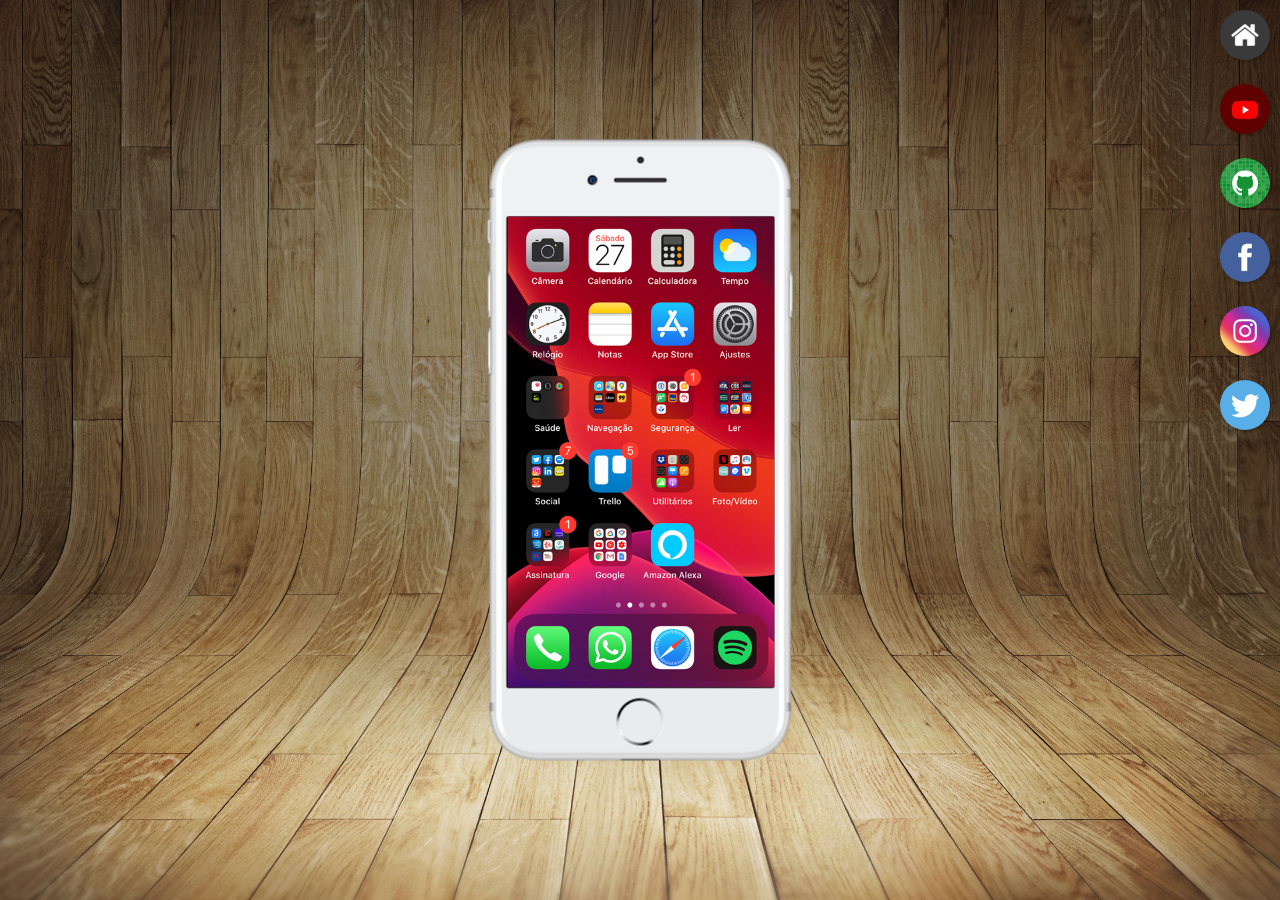
<file: index.html>
<!DOCTYPE html>
<html lang="pt-br">
<head>
    <meta charset="UTF-8">
    <meta name="viewport" content="width=device-width, initial-scale=1.0">
    <link rel="shortcut icon" href="favicon.ico" type="image/x-icon">
    <link rel="stylesheet" href="estilos/style.css">
    <title>Redes Sociais</title>
   
    </head>
<body>
    <main>
<section id="telefone">
<iframe src="home.html" name="tela" id="tela"  frameborder="0"> Seu navegador não é compativel </iframe>
</section>

<section id="redes-sociais">
    <a href="home.html" target="tela"> <img src="imagens/logo-home.jpg" alt="Home"></a><br>    
    <a href="youtube.html" target="tela"> <img src="imagens/logo-youtube.jpg" alt="Youtube"></a><br>       
    <a href="#" target="tela"> <img src="imagens/logo-github.jpg" alt="github"></a><br>
    <a href="#" target="tela"> <img src="imagens/logo-facebook.jpg" alt="facebook"></a><br>
    <a href="instagram.html" target="tela"> <img src="imagens/logo-instagram.jpg" alt="instagram"></a><br>
    <a href="#" target="tela"><img src="imagens/logo-twitter.jpg" alt="twitter"></a>

</section>
    </main>

</body>
</html>
</file>
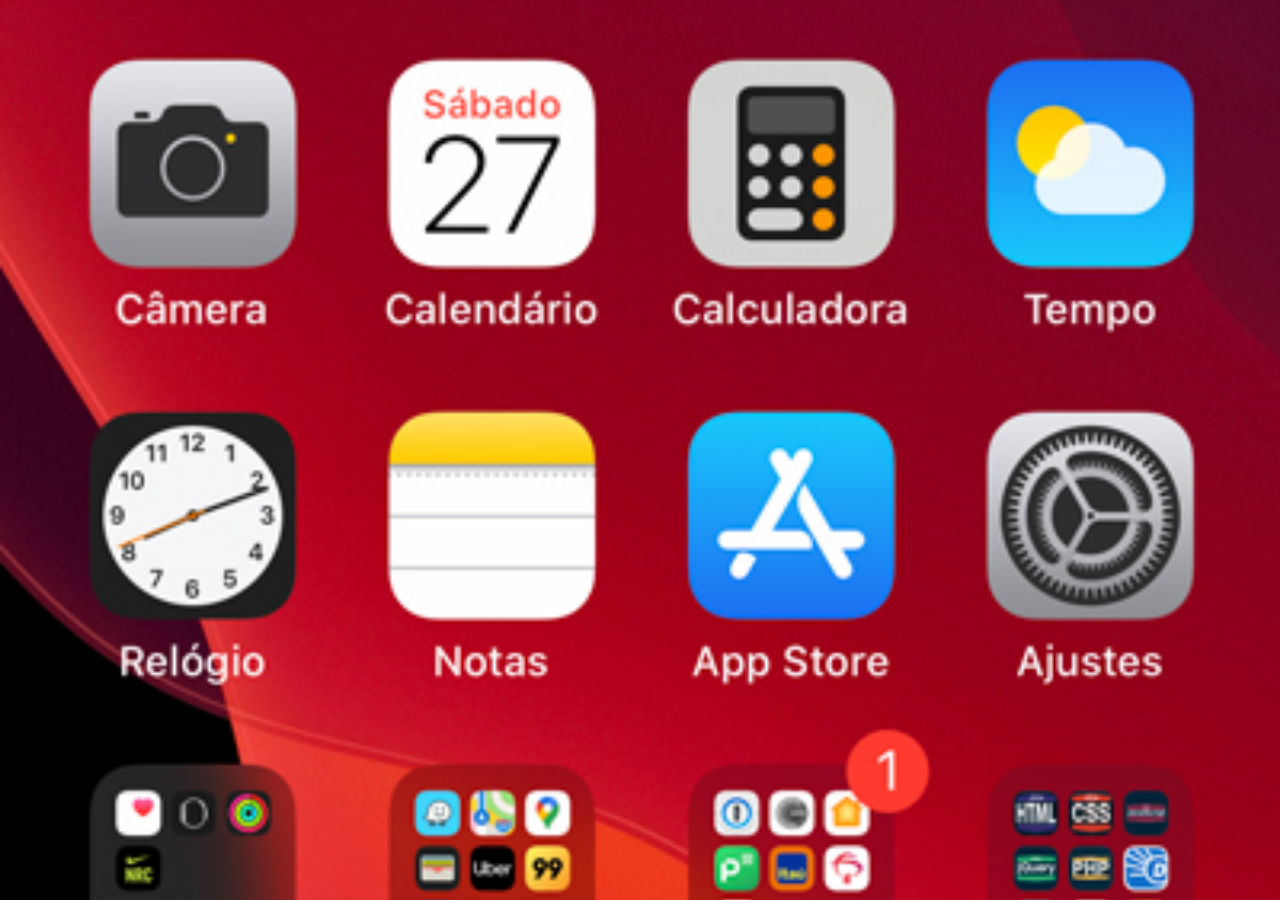
<file: home.html>
<!DOCTYPE html>
<html lang="pt-br">
<head>
    <meta charset="UTF-8">
    <meta name="viewport" content="width=device-width, initial-scale=1.0">
    <title>home</title>
</head>
<style>
*{
margin: 0px;
padding: 0px;
}

body{
    width: 100vw;
    height: 100vh;
    background: black url('imagens/tela-home.jpg') no-repeat top center;
    background-size: cover;

}
</style>
<body>
    
</body>
</html>
</file>
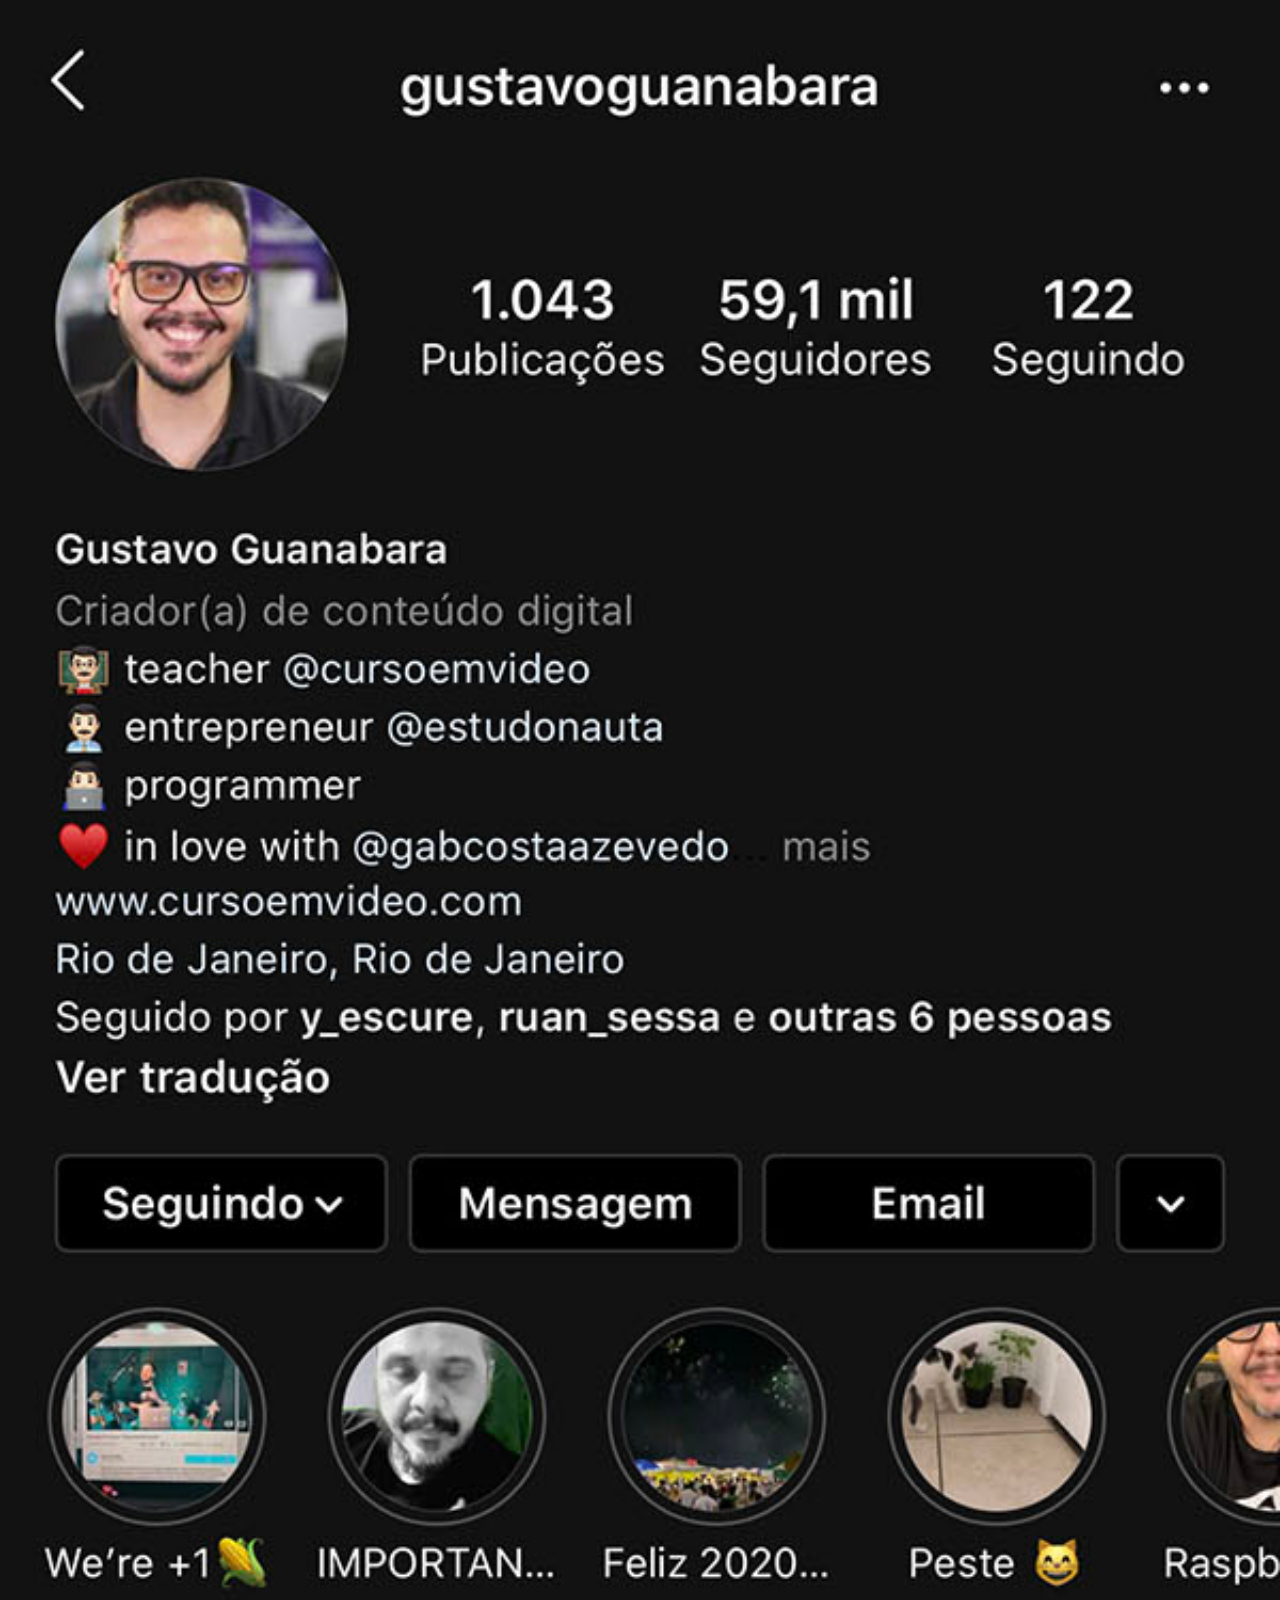
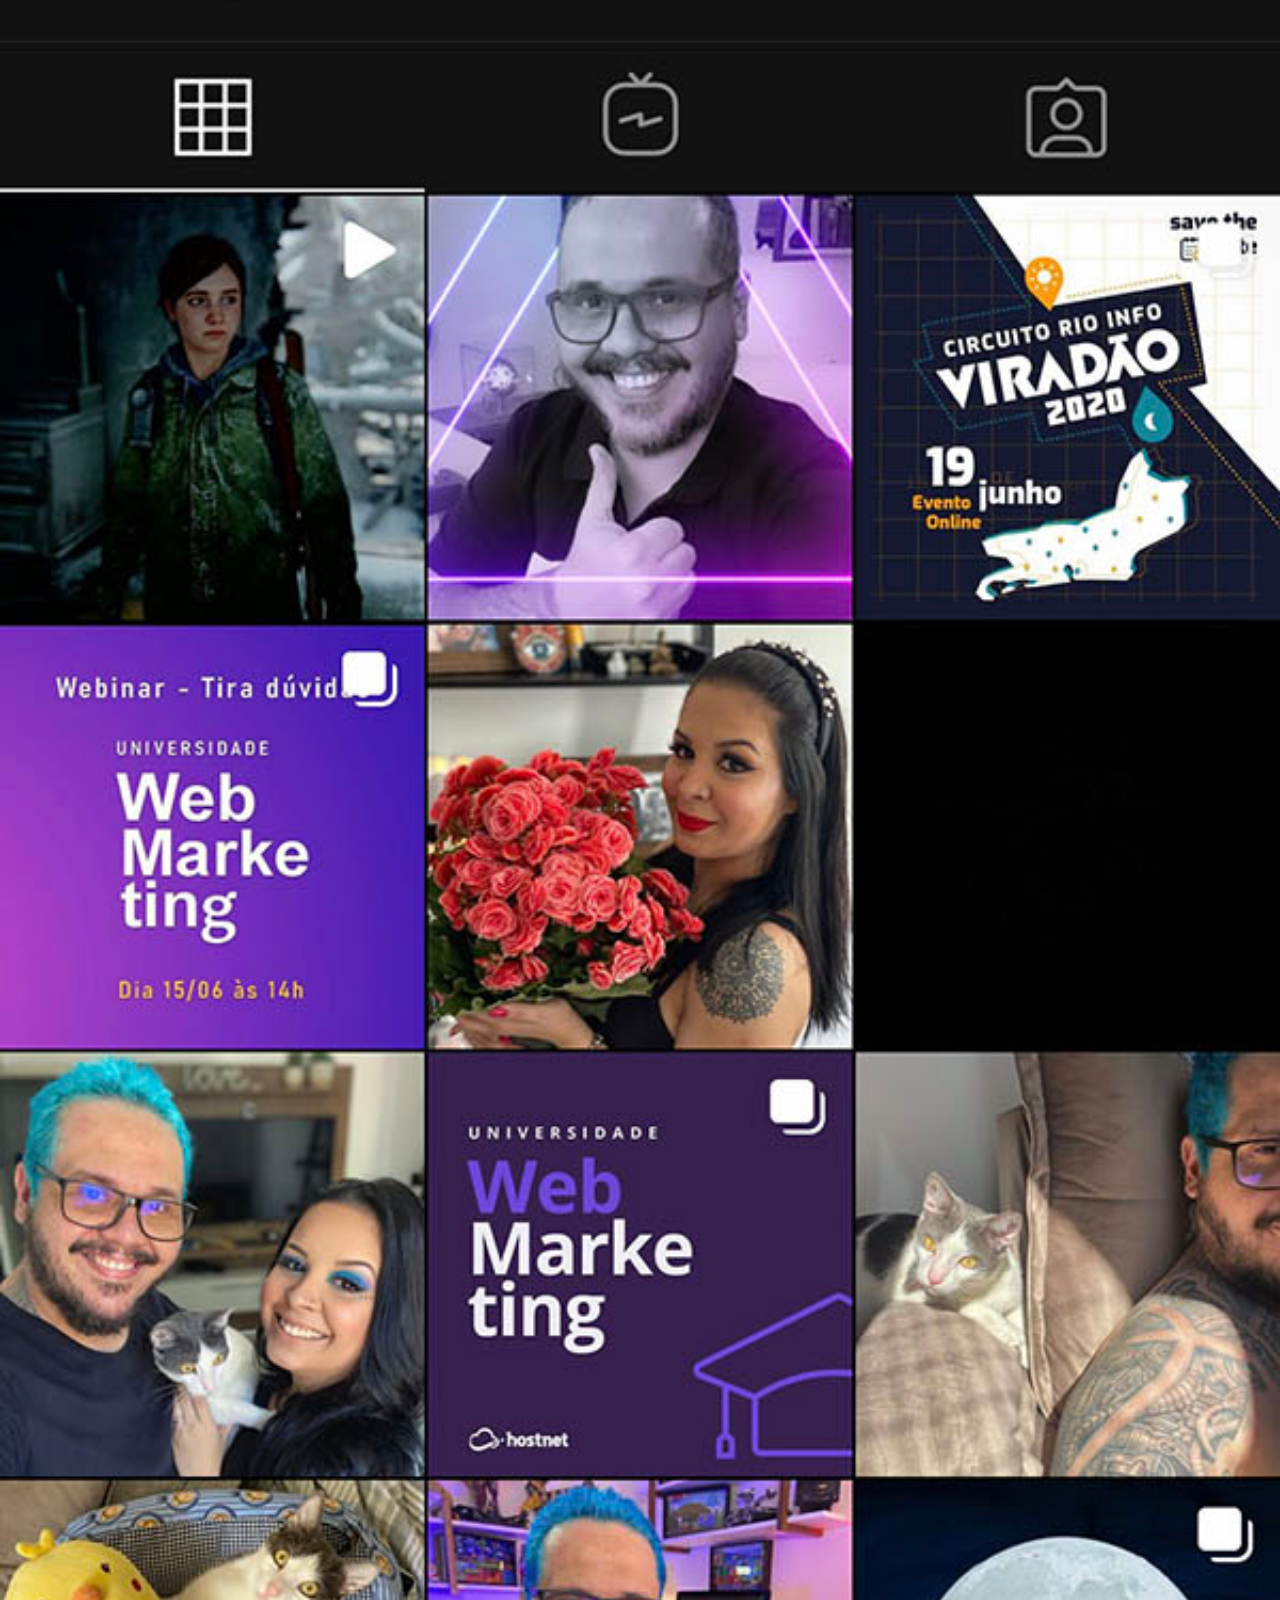
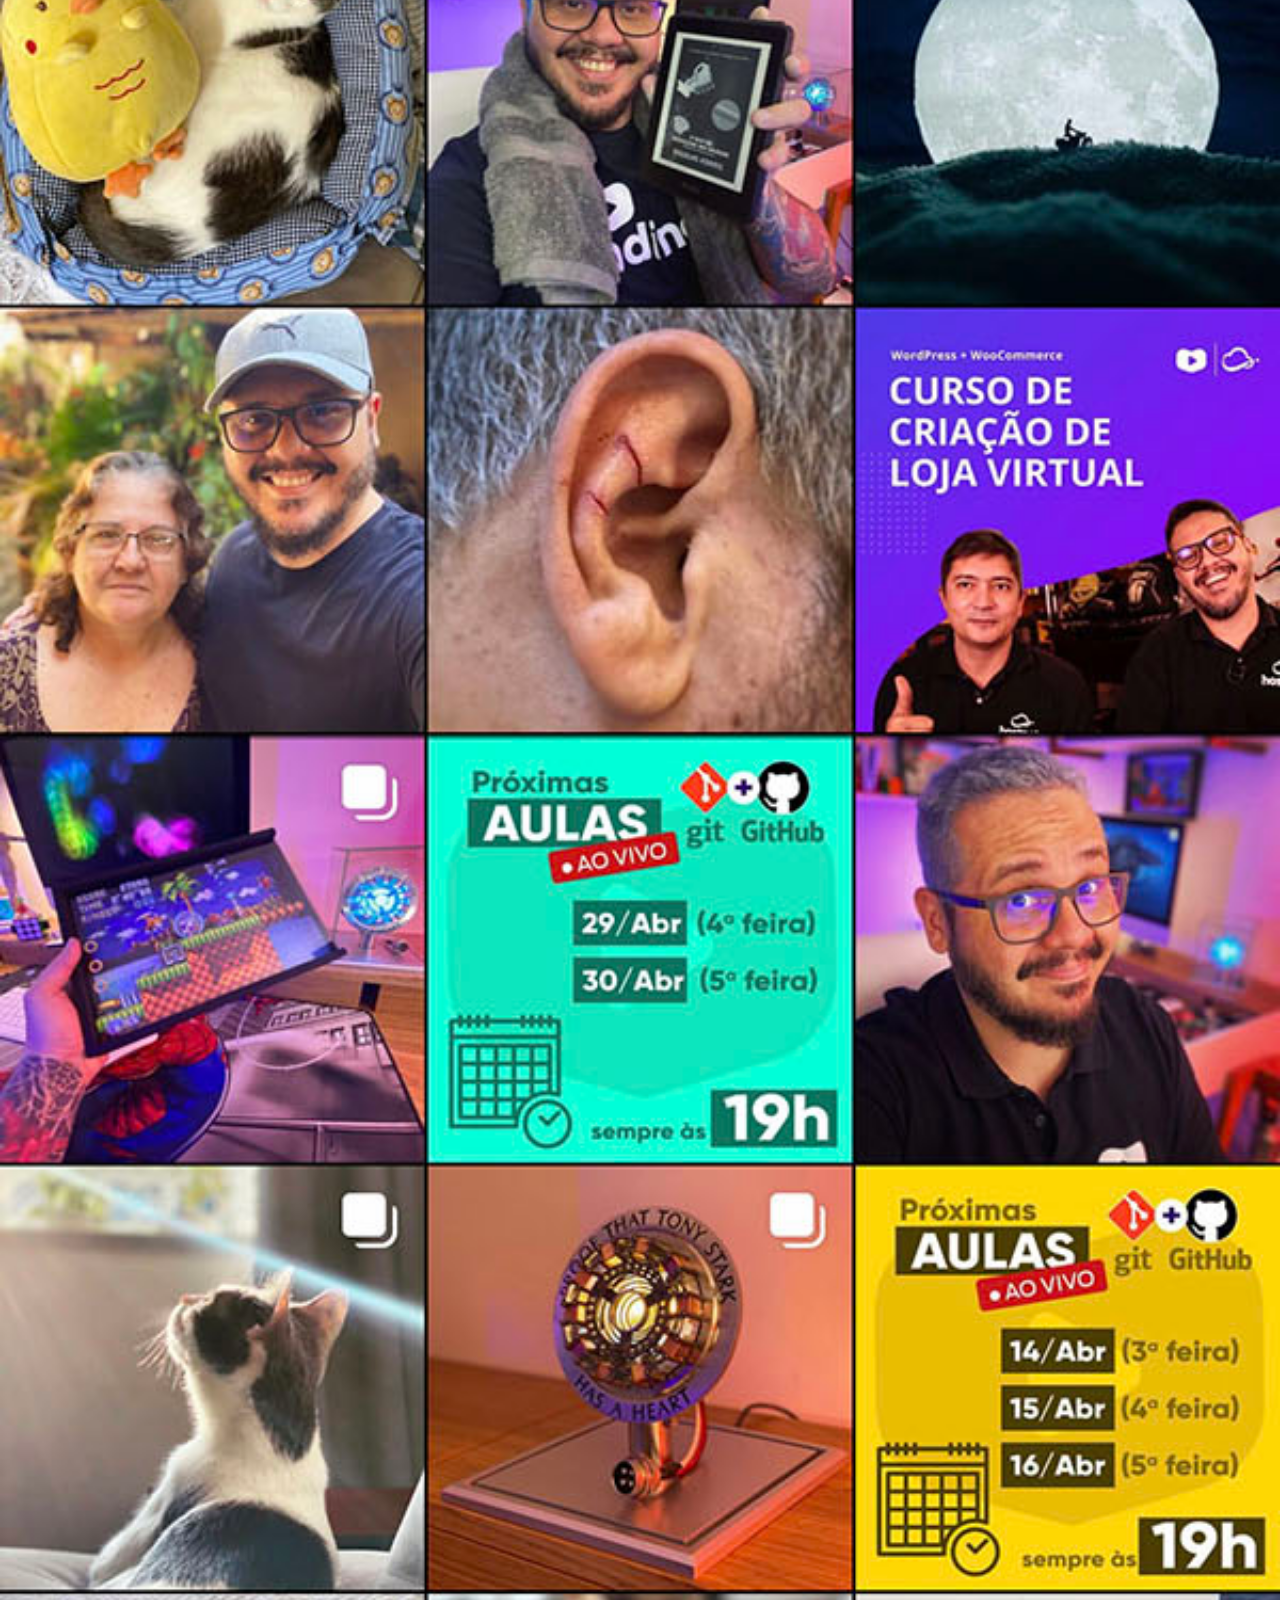
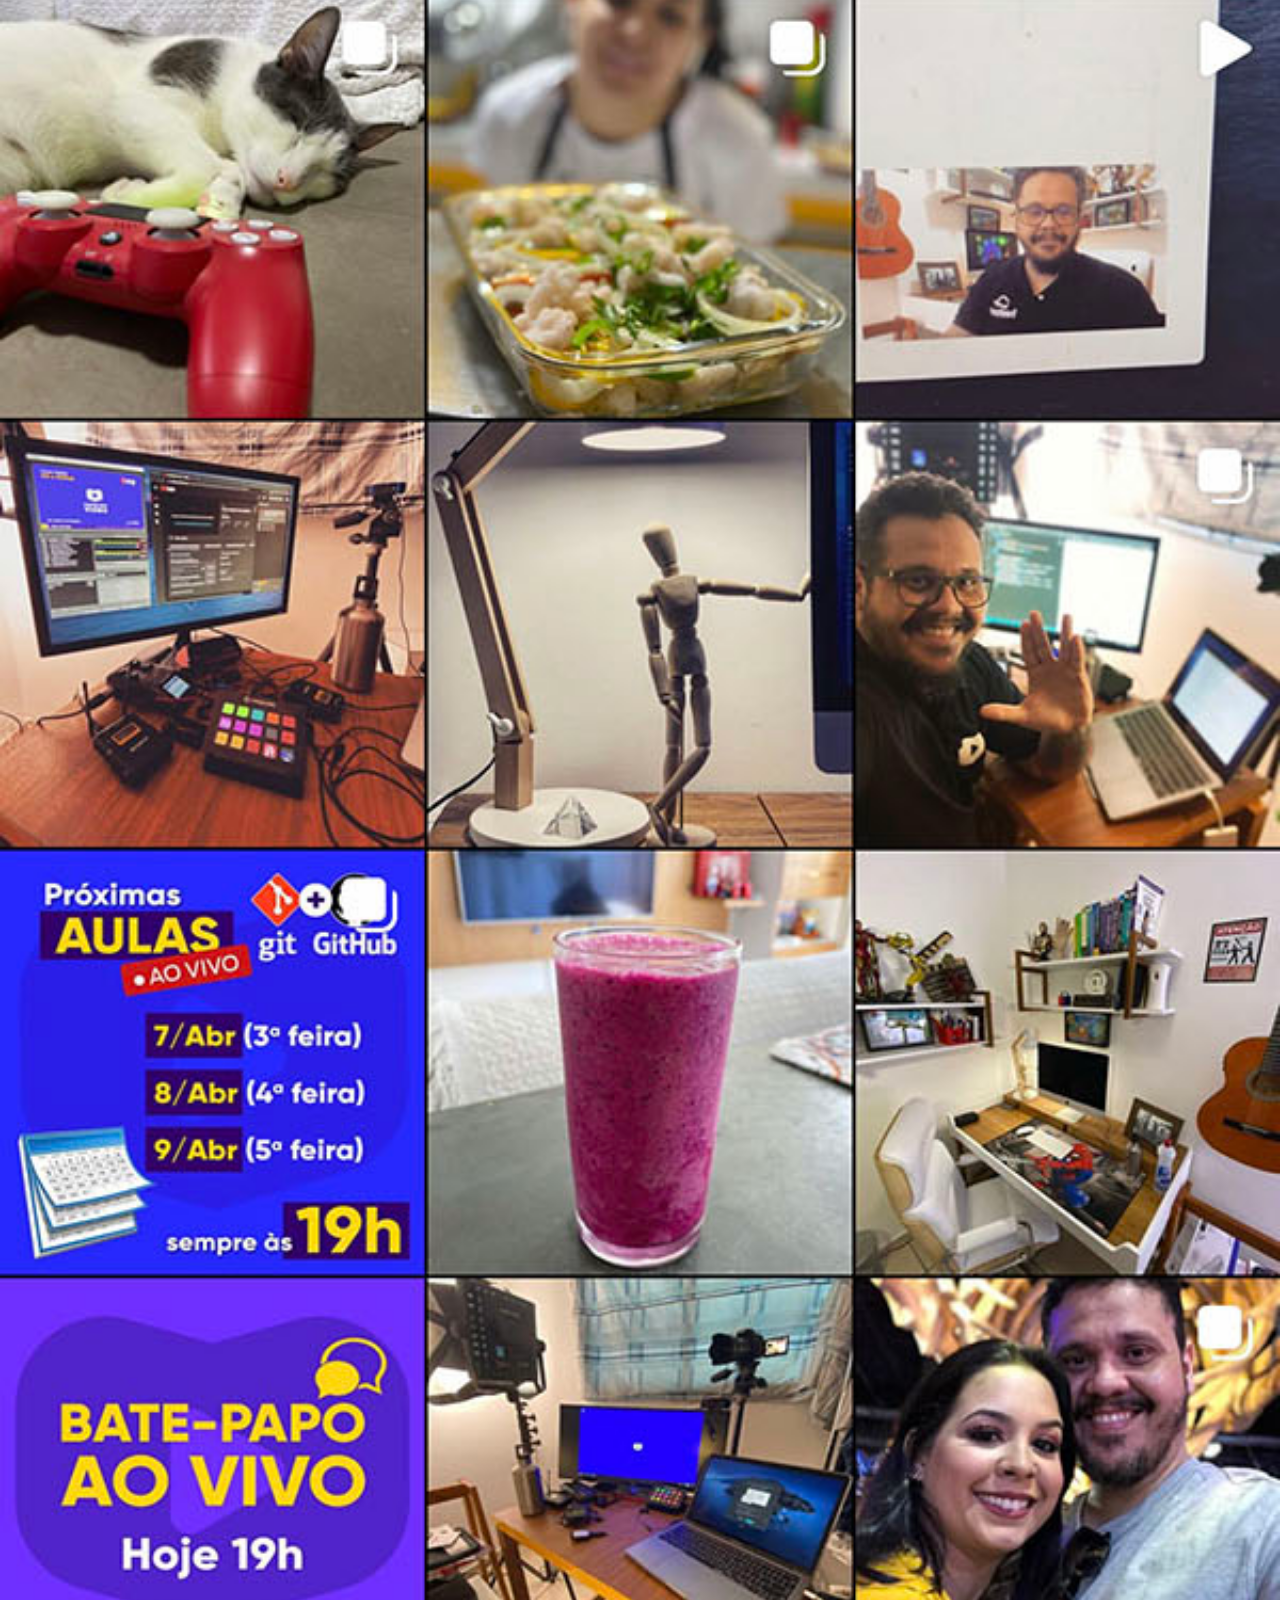
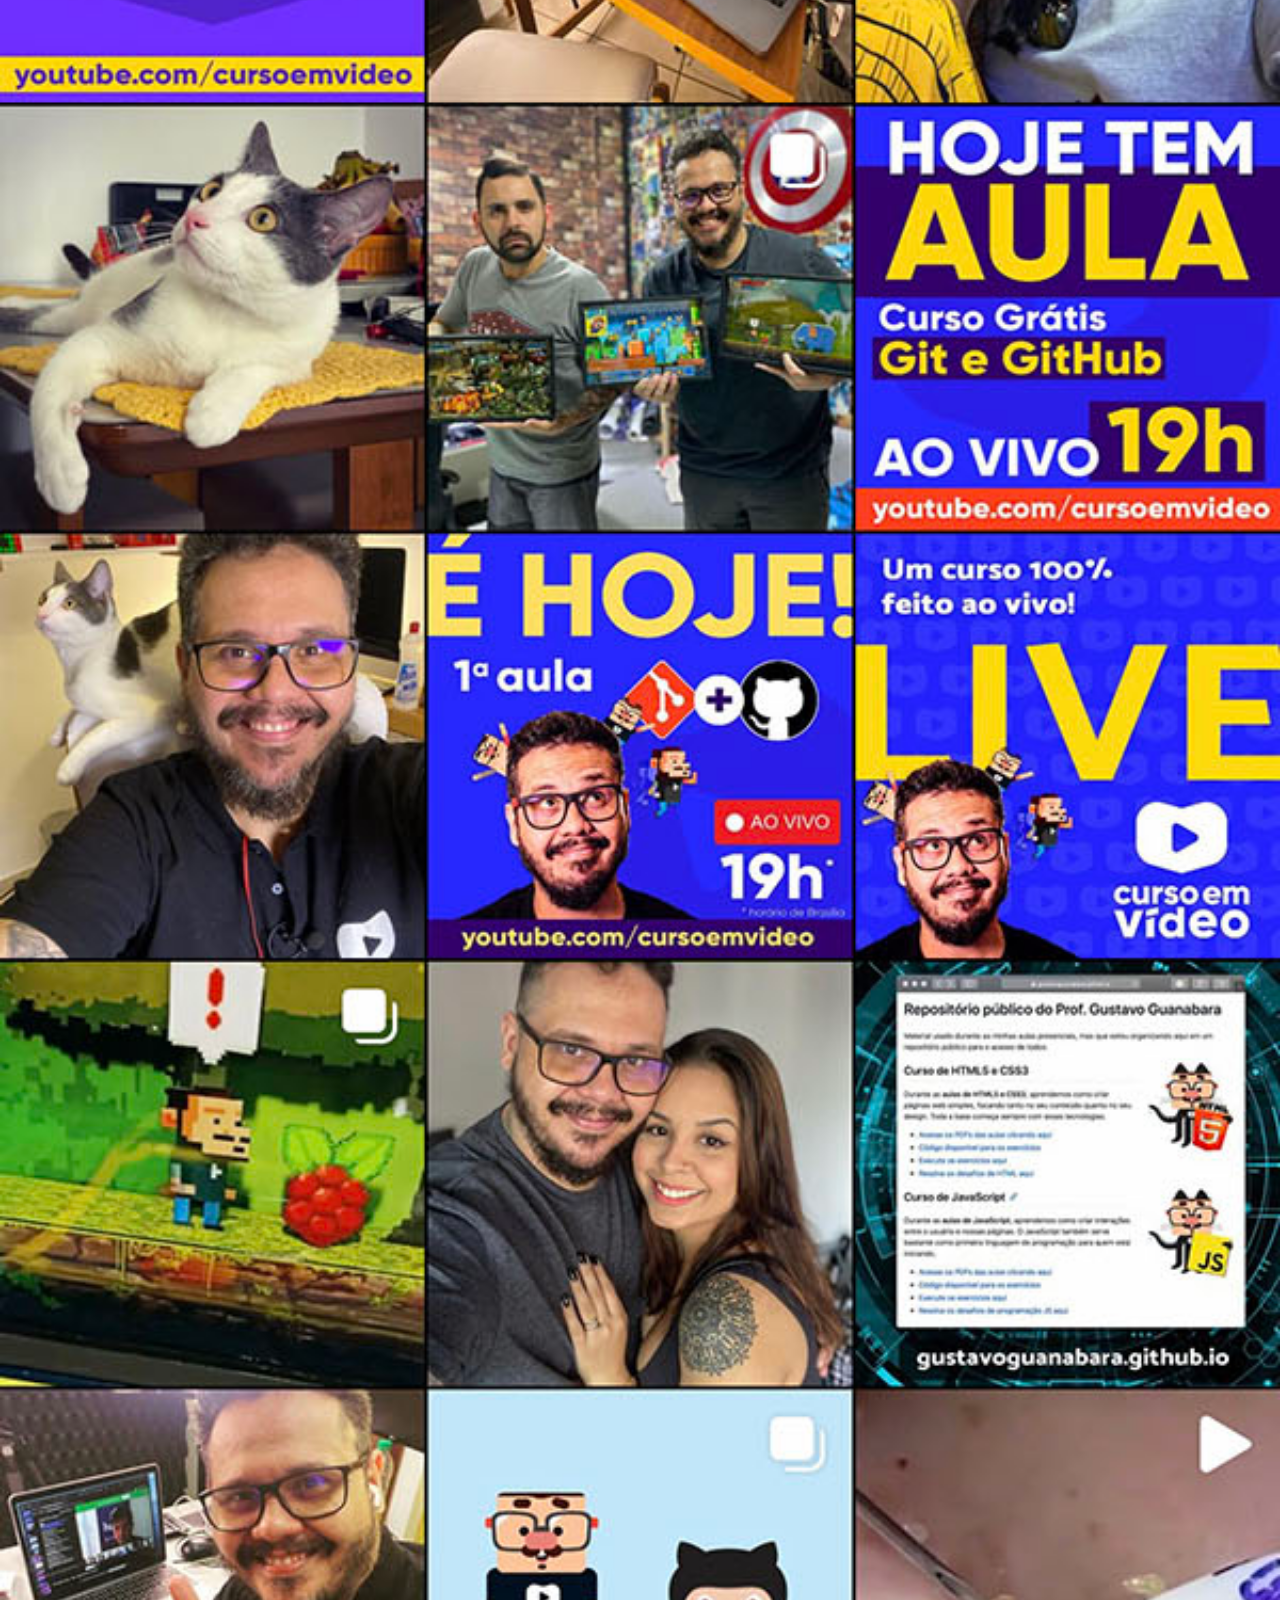
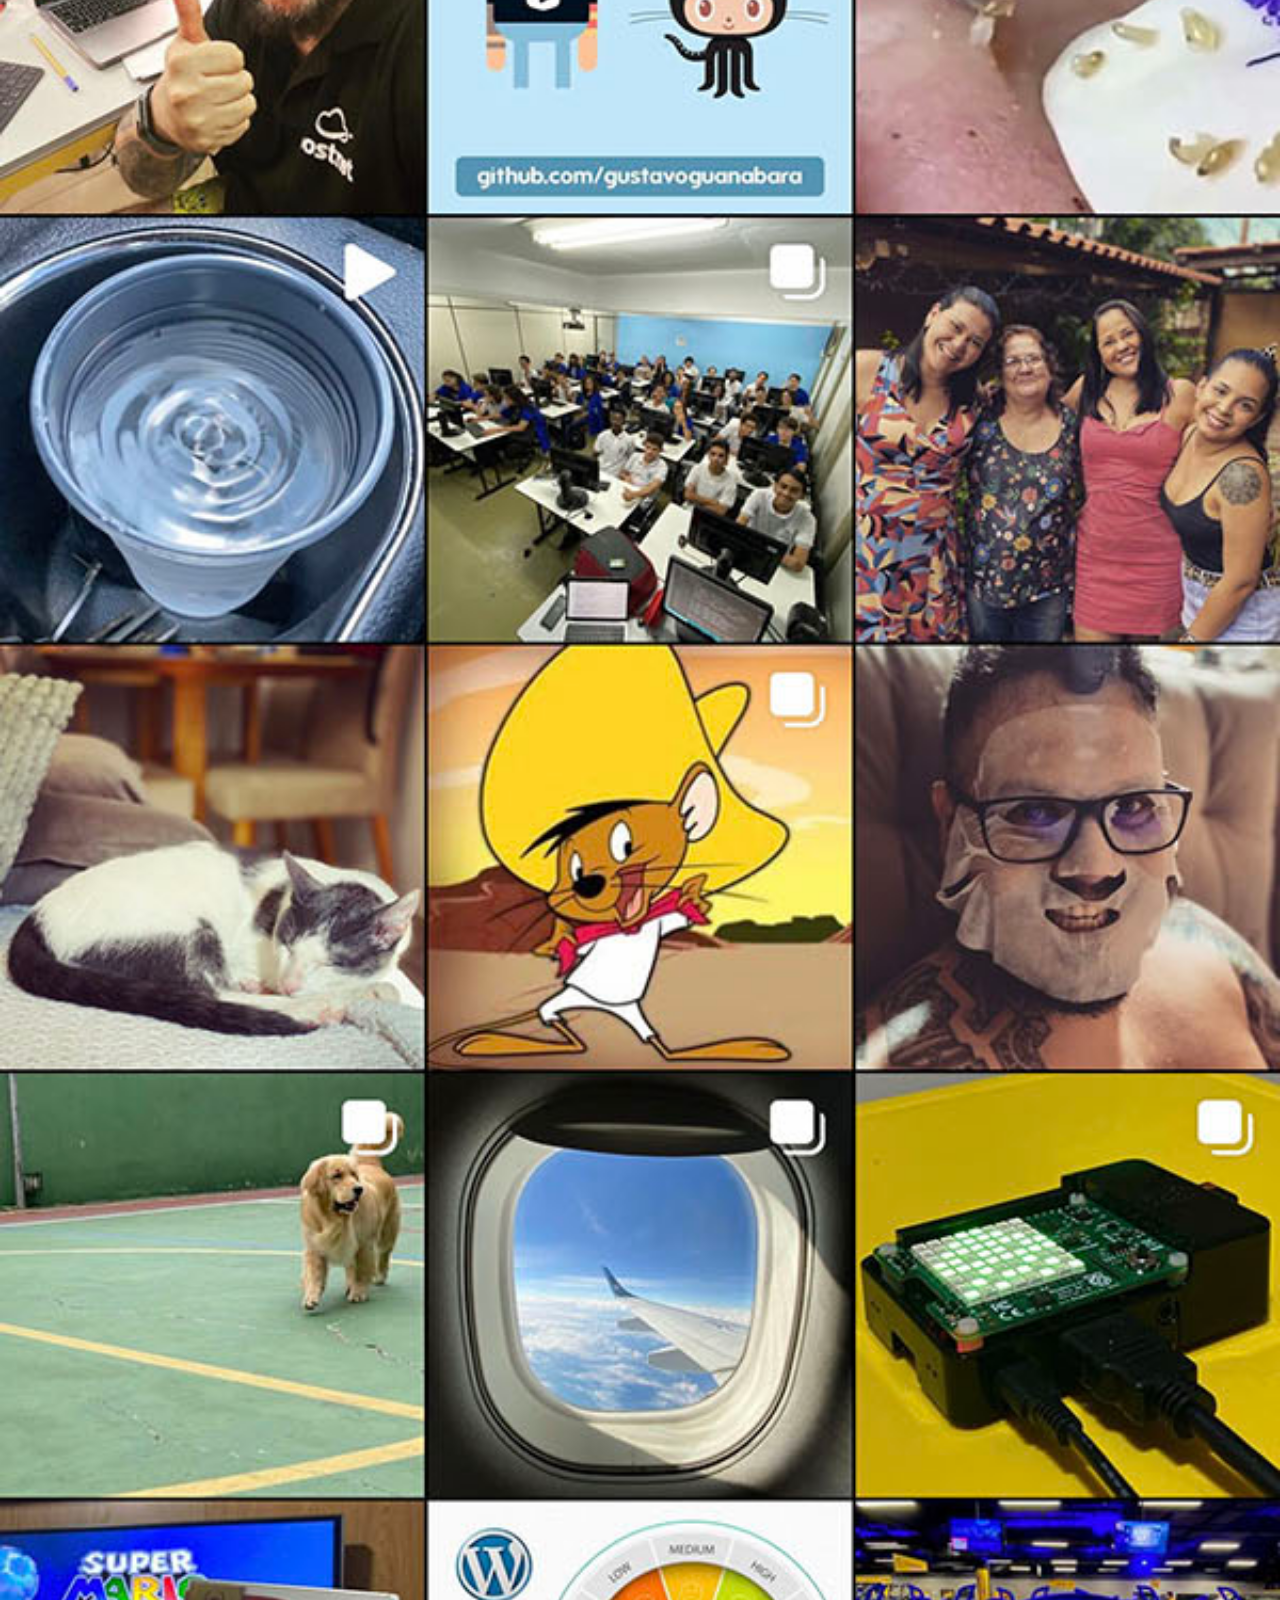
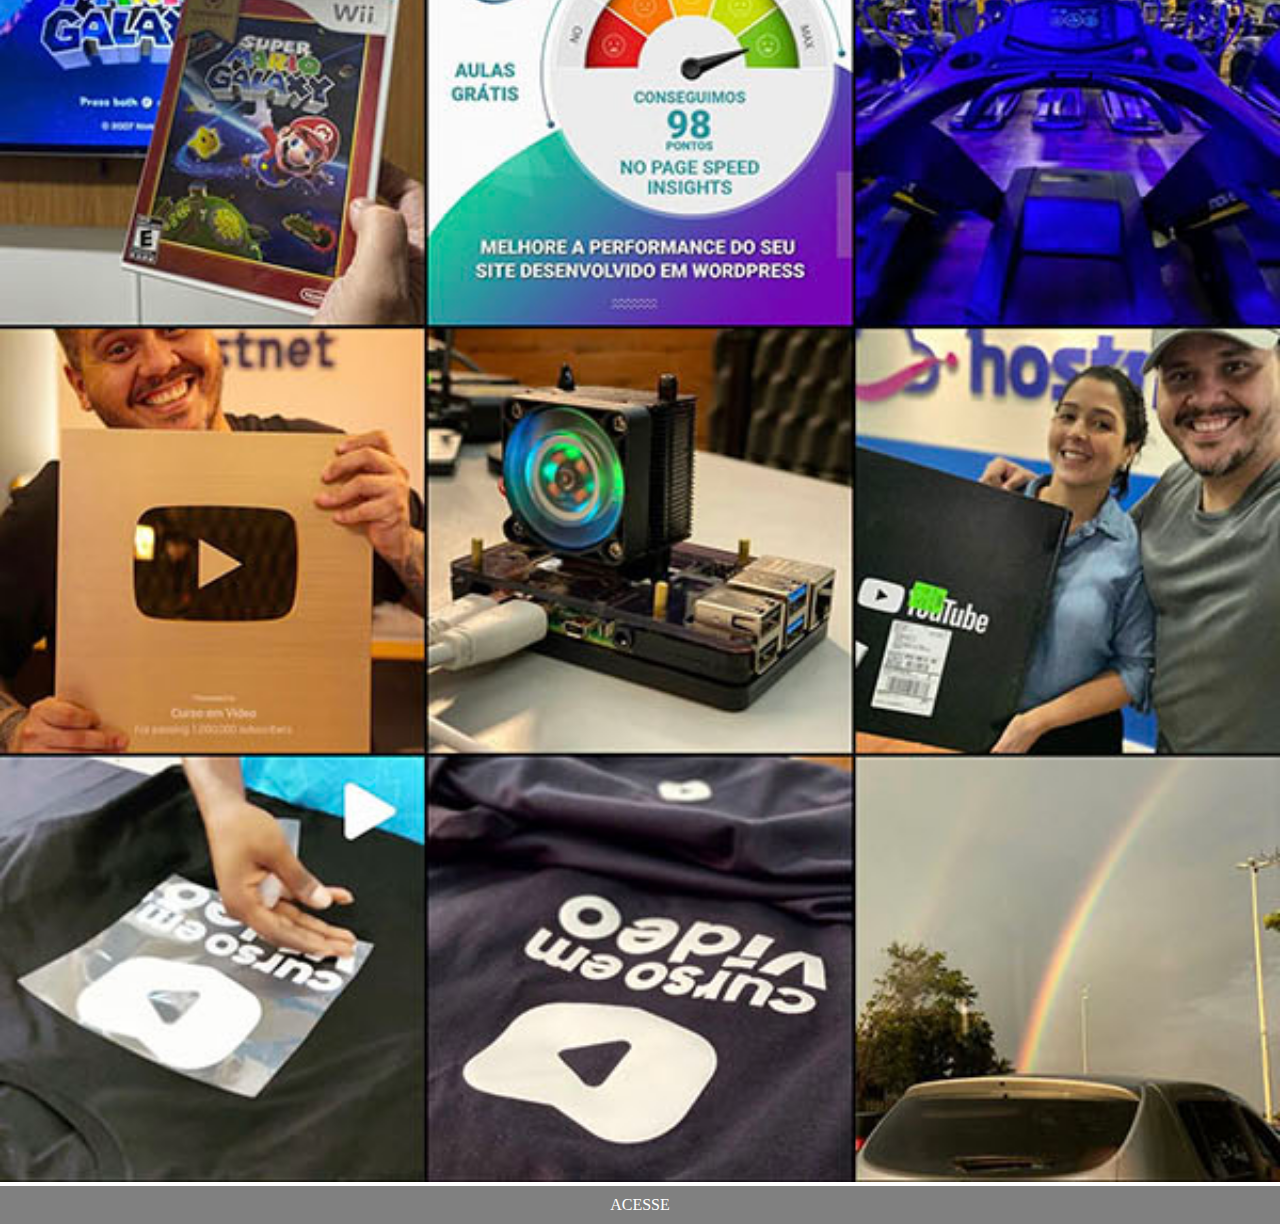
<file: instagram.html>
<!DOCTYPE html>
<html lang="pt-br">
<head>
    <meta charset="UTF-8">
    <meta name="viewport" content="width=device-width, initial-scale=1.0">
    <title>Instagram</title>
<style>

*{
    margin: 0px;
    padding: 0px;
}

img{
    width: 100vw;

}

a{
display: block;
background-color: grey;
color: white;
padding: 10px;
text-align: center;
text-decoration: none;

}
a:hover{
    background-color: rgb(74, 65, 65);
}

::-webkit-scrollbar
{
 width: 0px;
 height: 0px;   
}
</style>
</head>
<body>
    <img src="imagens/tela-instagram.jpg" alt="instagram">
    <a href="https://www.instagram.com/gustavoguanabara/" target="_blank">ACESSE</a>
</body>
</html>
</file>
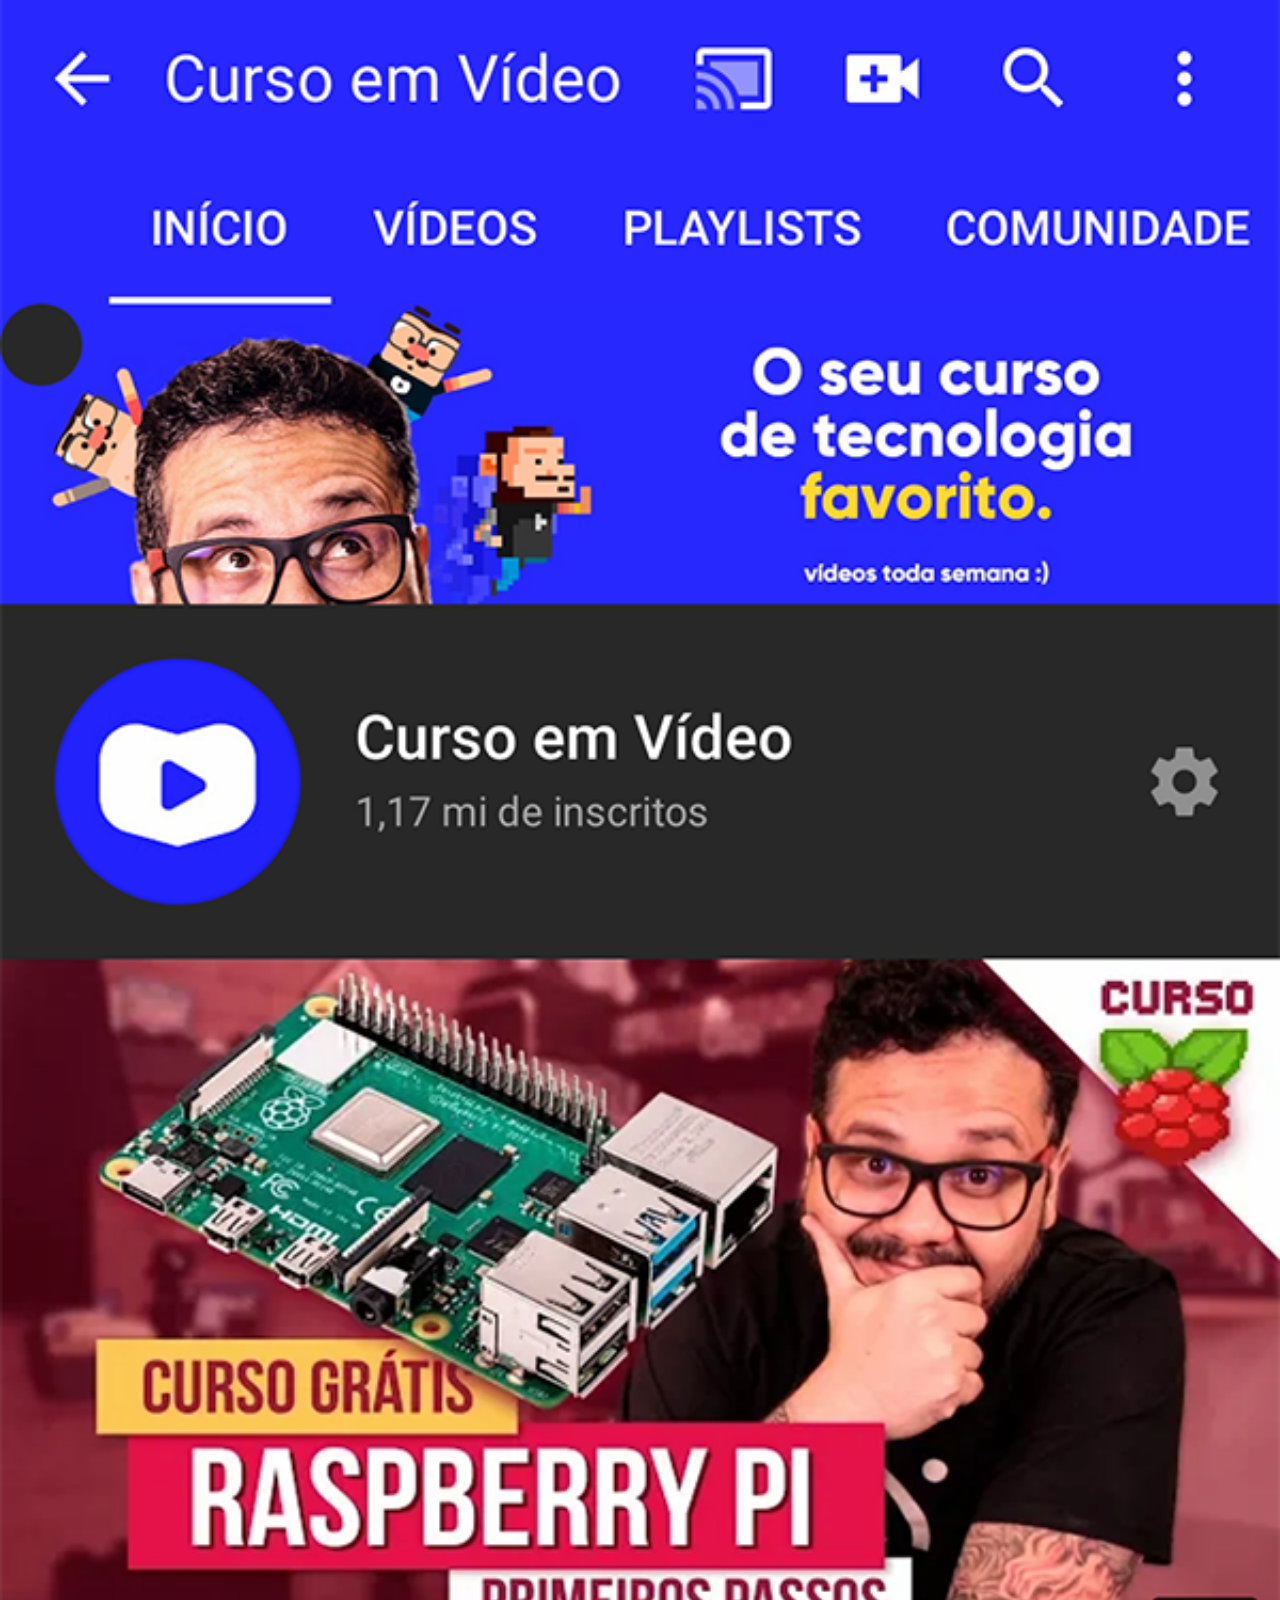
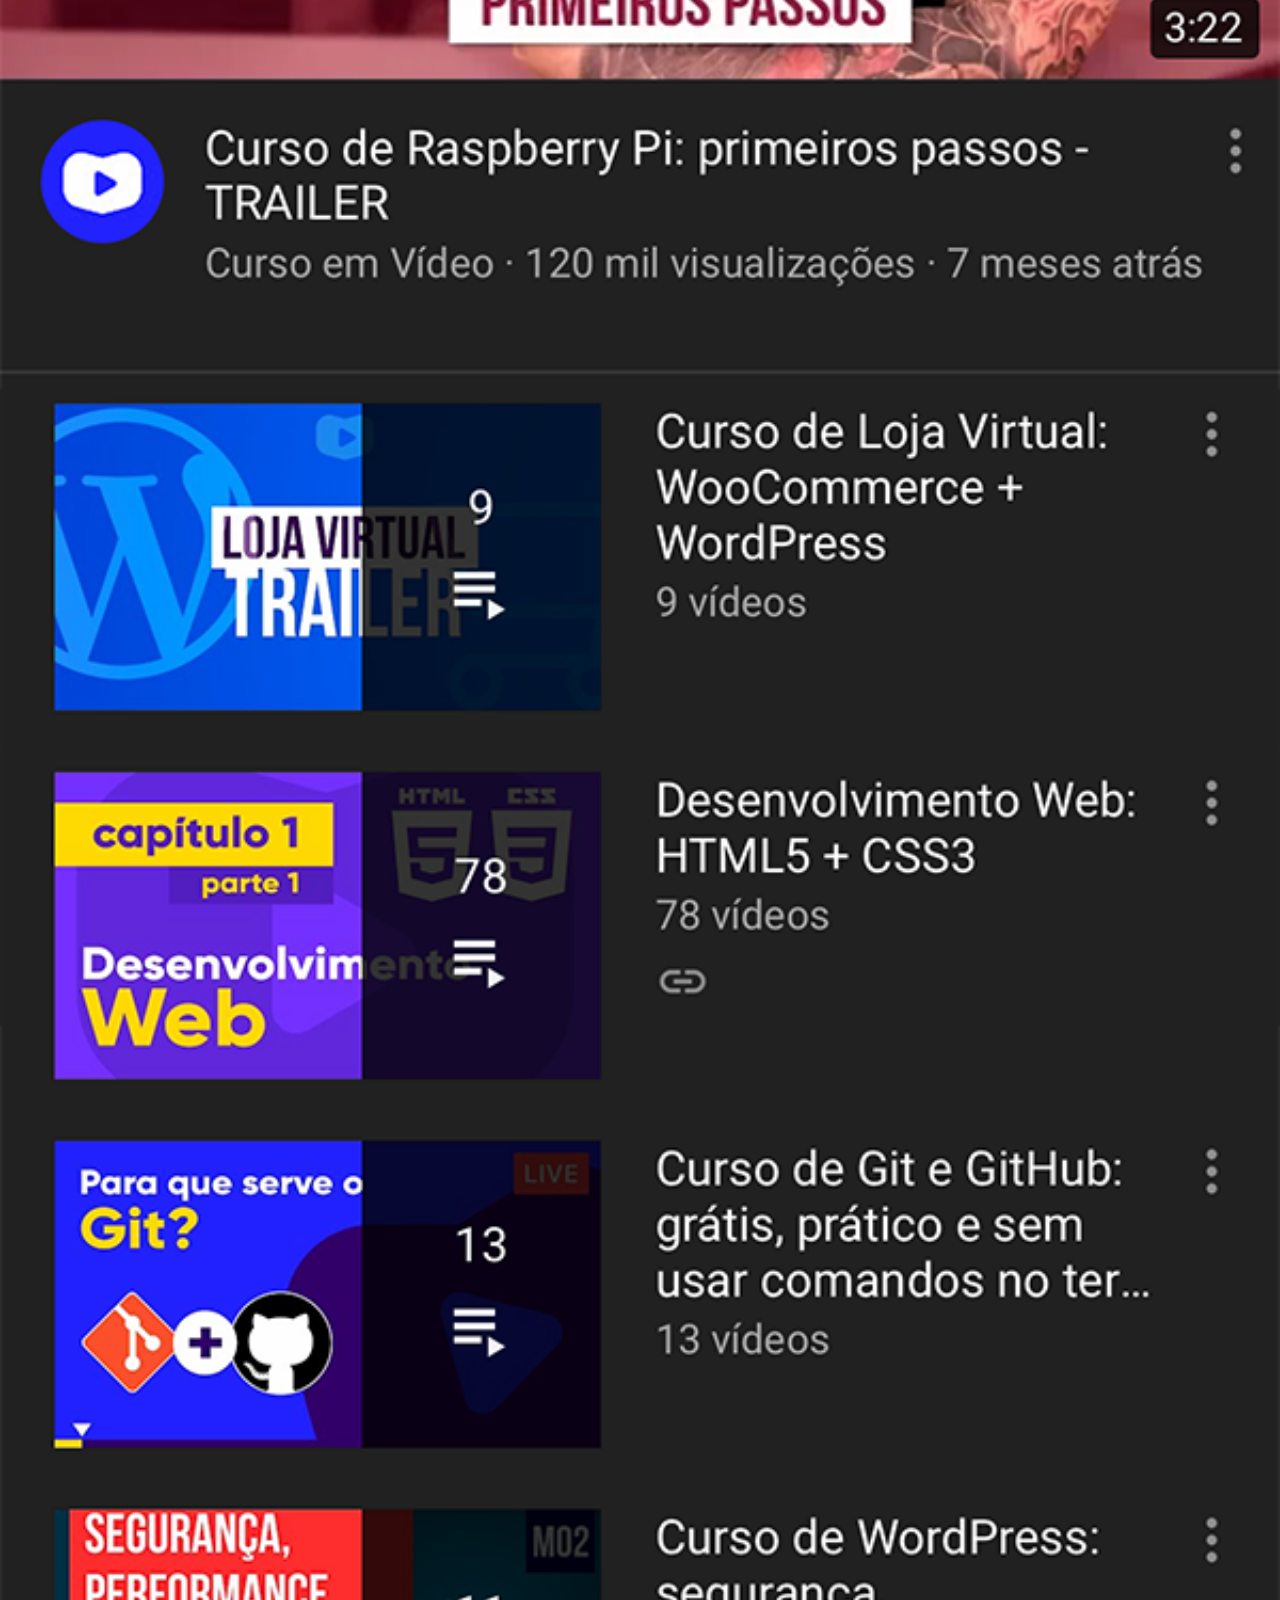
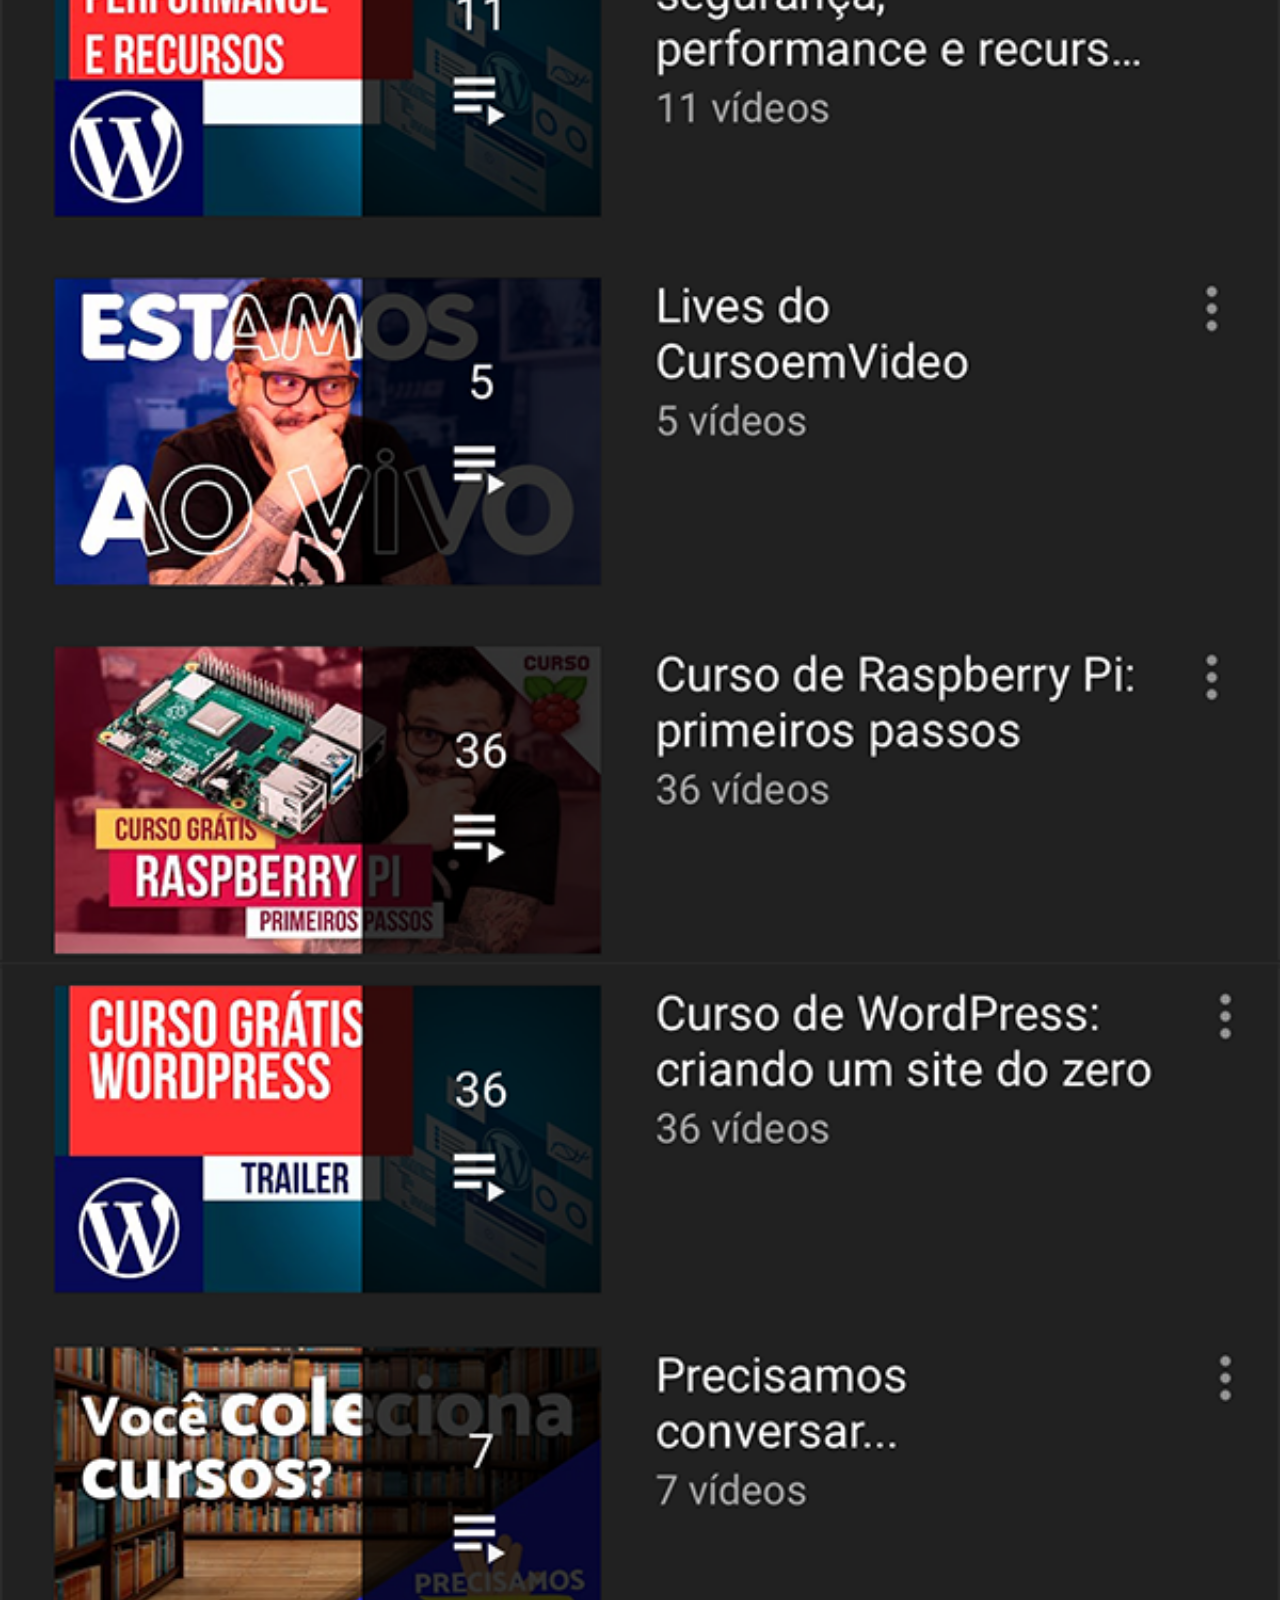
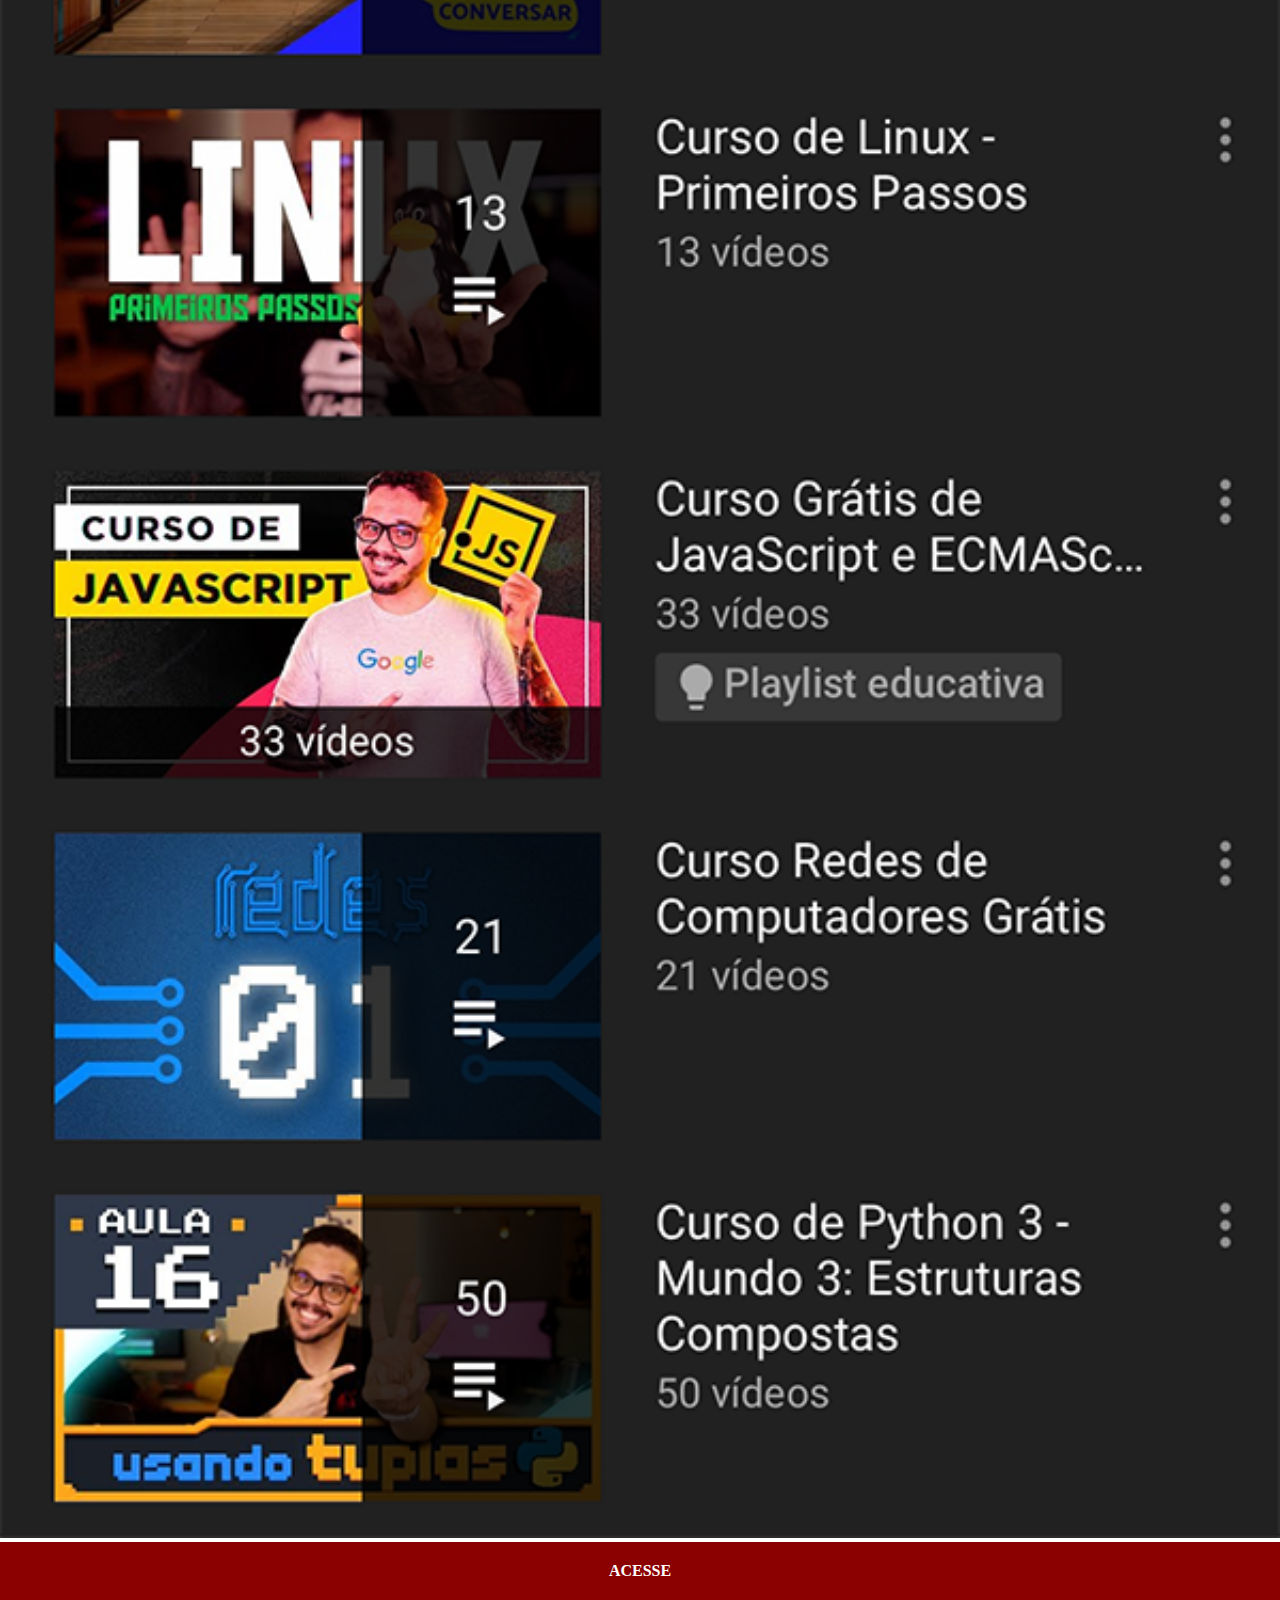
<file: youtube.html>
<!DOCTYPE html>
<html lang="pt-br">
<head>
    <meta charset="UTF-8">
    <meta name="viewport" content="width=device-width, initial-scale=1.0">
 <title>Youtube</title>
<link rel="stylesheet" href="estilos/social.css">
</head>
<body>
    
    <img src="imagens/tela-youtube.png" alt="Youtube">
    <a href="https://www.youtube.com/@CursoemVideo" target="_blank">ACESSE</a>
</body>
</html>
</file>
<file: estilos/style.css>
@charset "UTF-8";


*{
    margin: 0px;
    padding: 0px;
    font-family: Arial, Helvetica, sans-serif;
}
html, body{
   height: 100vh;
   width: 100vw;
   background-color: black;
}

body{
    background: url('../imagens/fundo-madeira.jpg') no-repeat top center;
    background-size: cover;
    background-attachment: fixed;

}

main{
    height: 100vh;
   position: relative;
  
}

section#telefone{
    position: absolute;
    top: 50%;
    left: 50%;
    transform: translate(-50%, -50%);


    height: 627px;
    width: 311px;
    background: url('../imagens/frame-iphone.png') no-repeat;

}
section#redes-sociais {
    text-align: right;
}

section#redes-sociais img{
    width: 50px;
    margin: 10px;
    border-radius: 50%;
    box-shadow: 2px 2px 2px rgba(0, 0, 0, 0.184);
    box-sizing: border-box;

}
section#redes-sociais img:hover{
border: 2px solid rgba(255, 255, 255, 0.244);
transform: translate(-2px, -2px);
box-shadow: 4px 4px 6px rgba(0, 0, 0, 0.213);
transition: transform 0.3s border 1s;

}
iframe#tela{
    position: relative;
    top: 80px;
    left: 23px;
    width: 267px;
    height: 471px;
}
</file>
<file: estilos/social.css>
@charset 'UTF-8';
*{
    margin: 0px;
    padding: 0px;
}

::-webkit-scrollbar{
width: 0px;
height: 0px;
}

img{
width: 100vw;

}

a{
display: block;
background-color: darkred;
color: white;
padding: 20px;
text-align: center;
font-weight: bolder;
text-decoration: none;
}
a:hover{
background-color: red;
}
</file>
